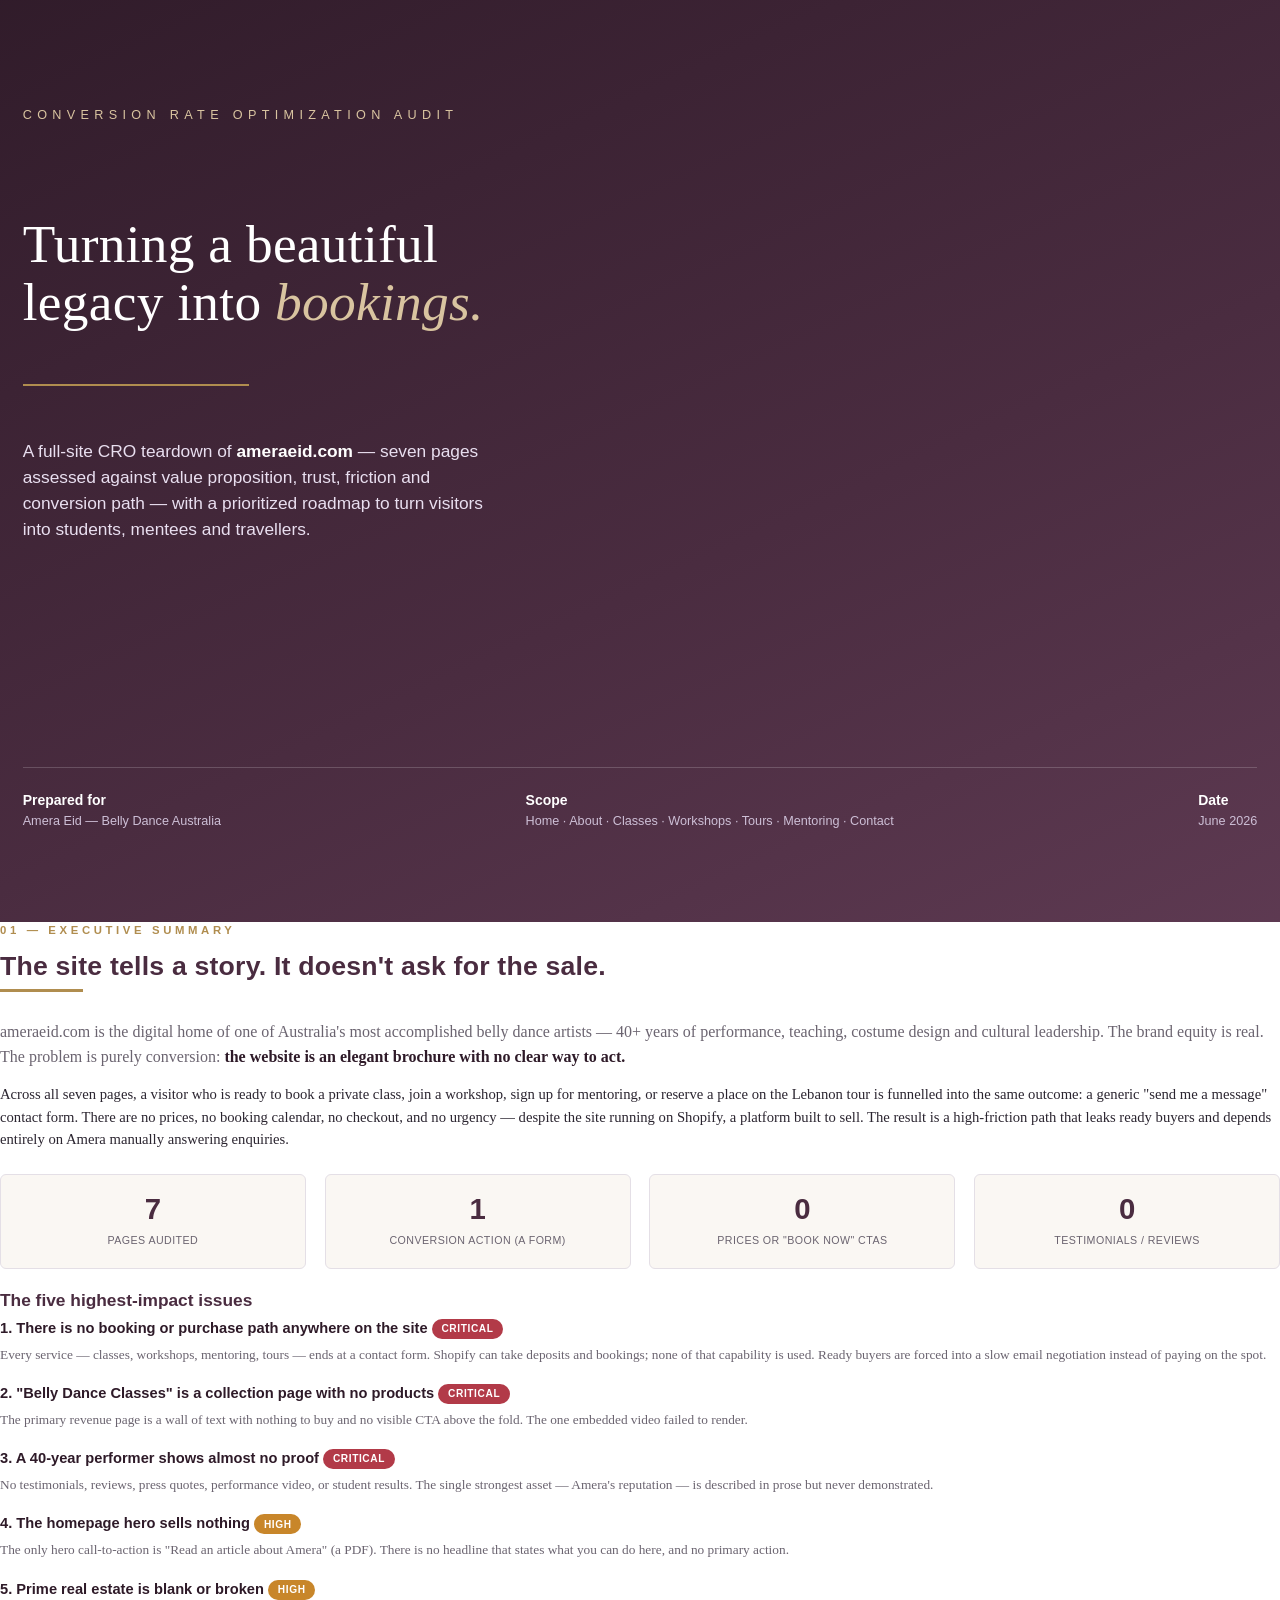
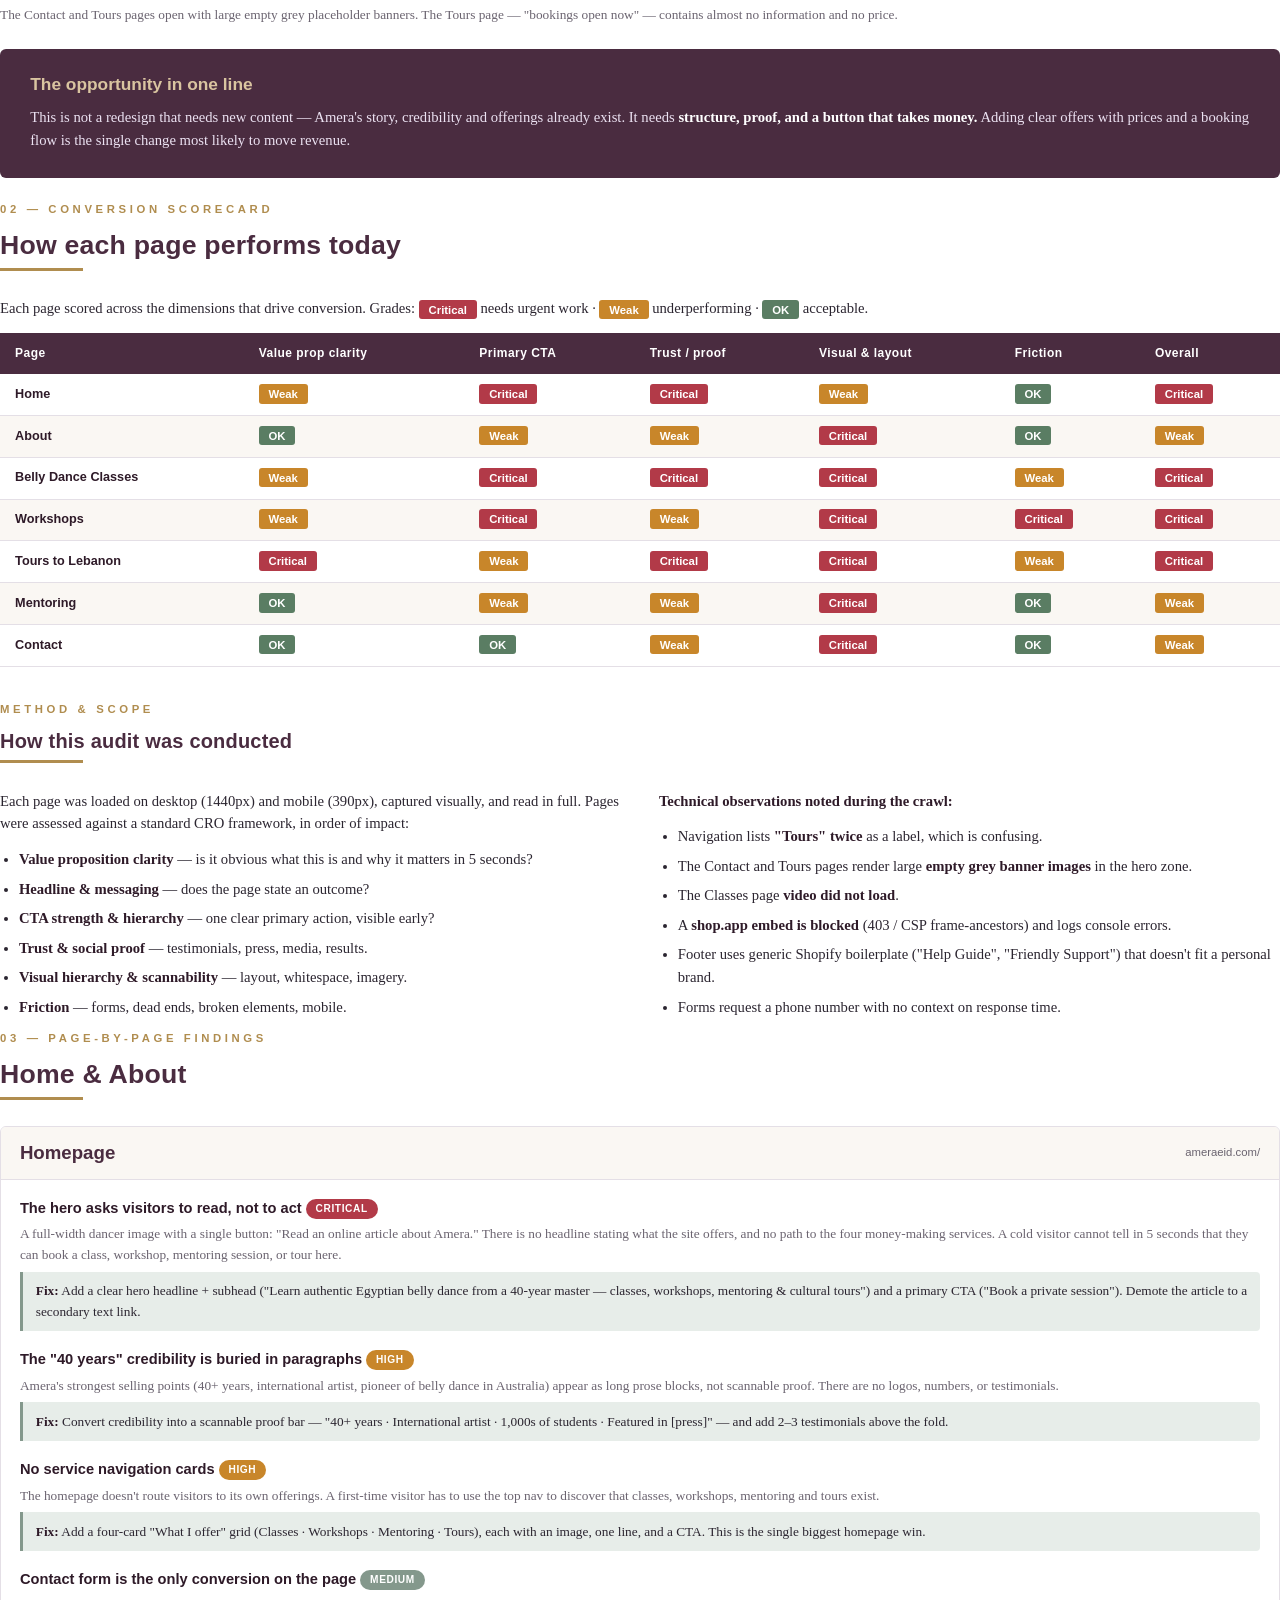
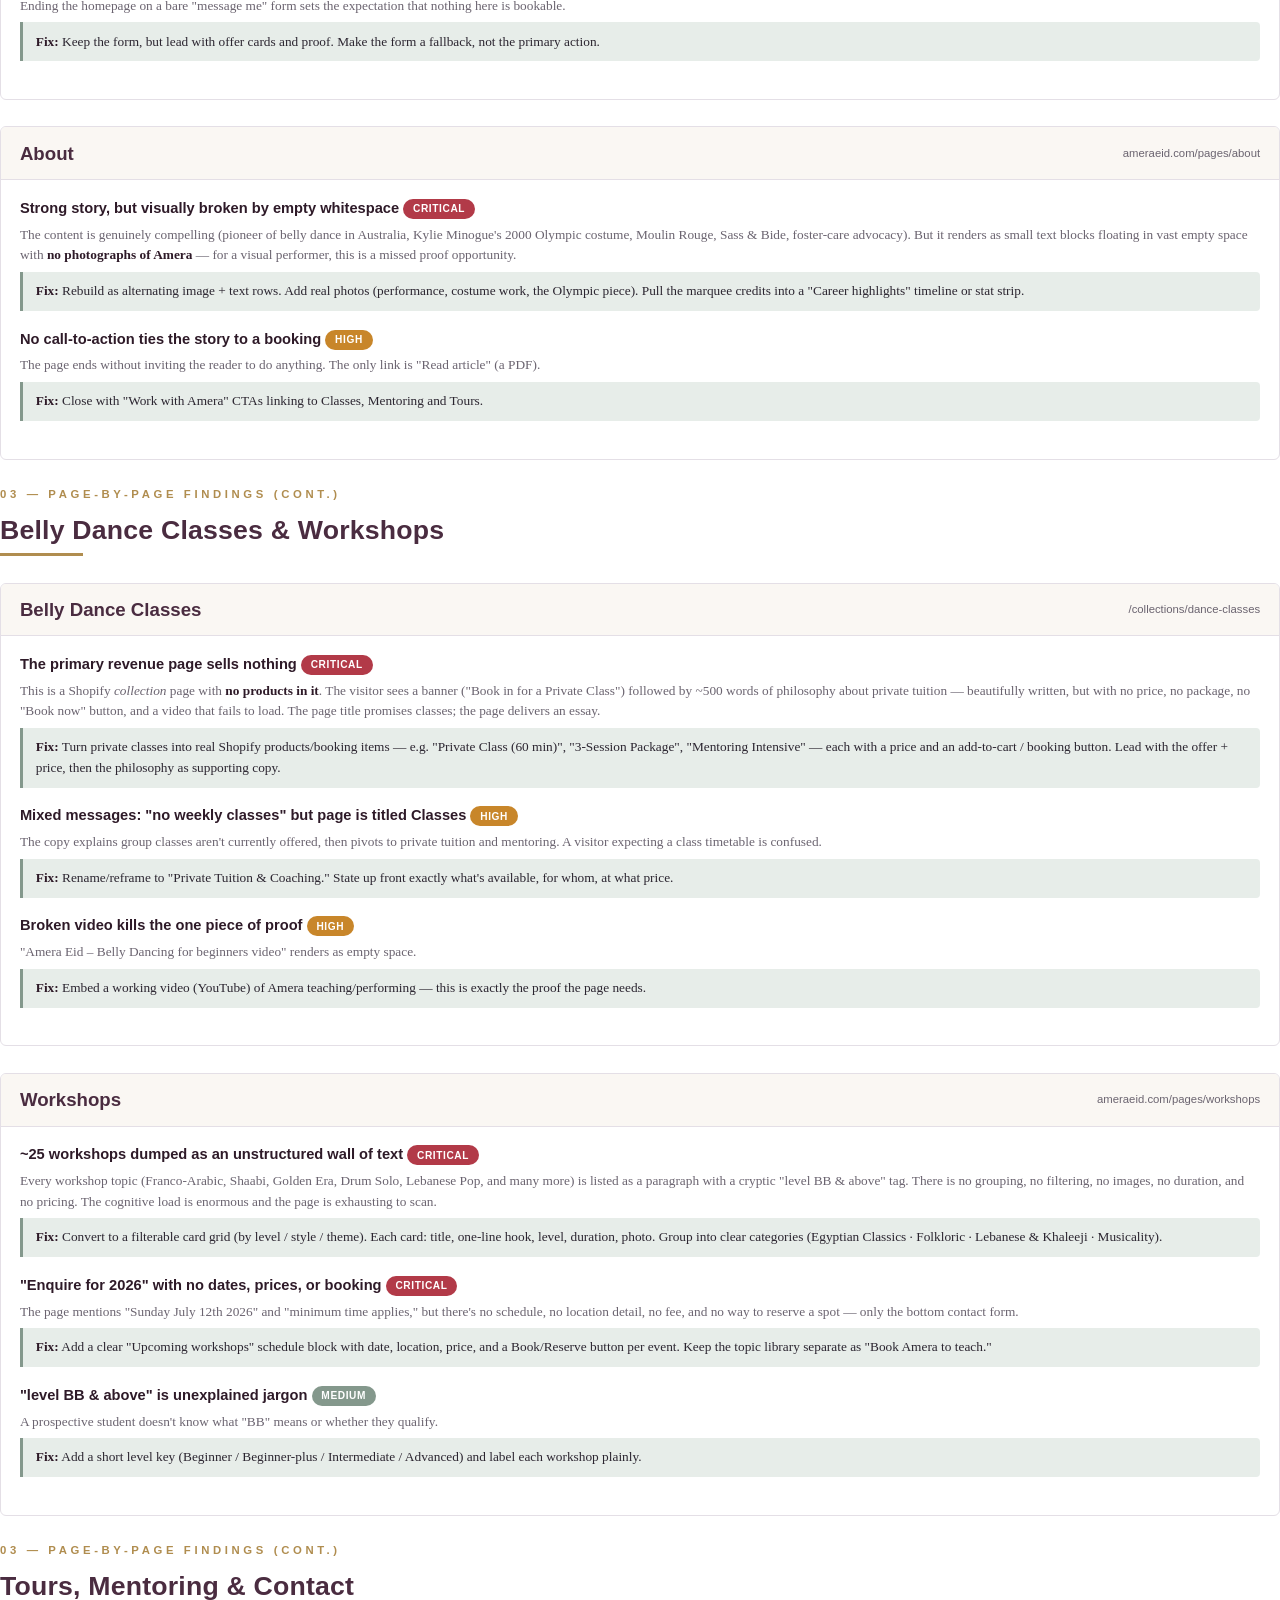
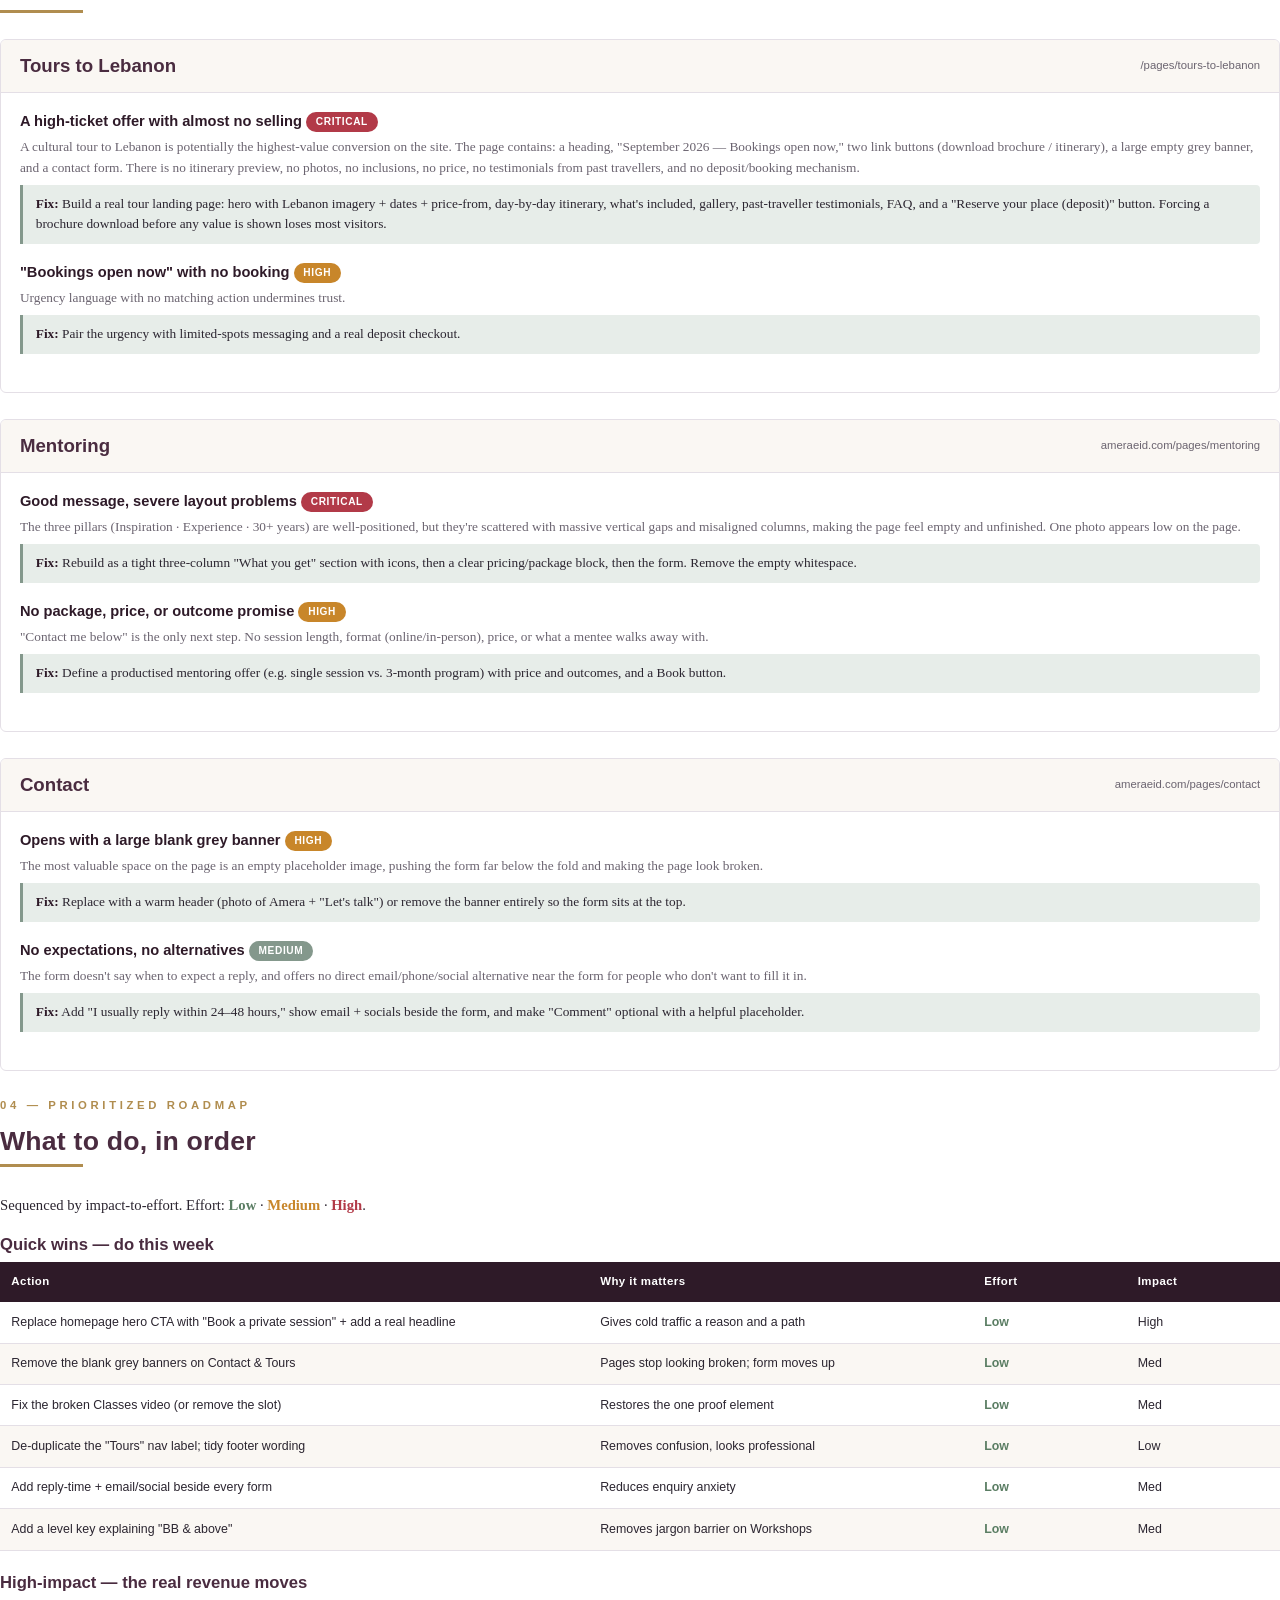
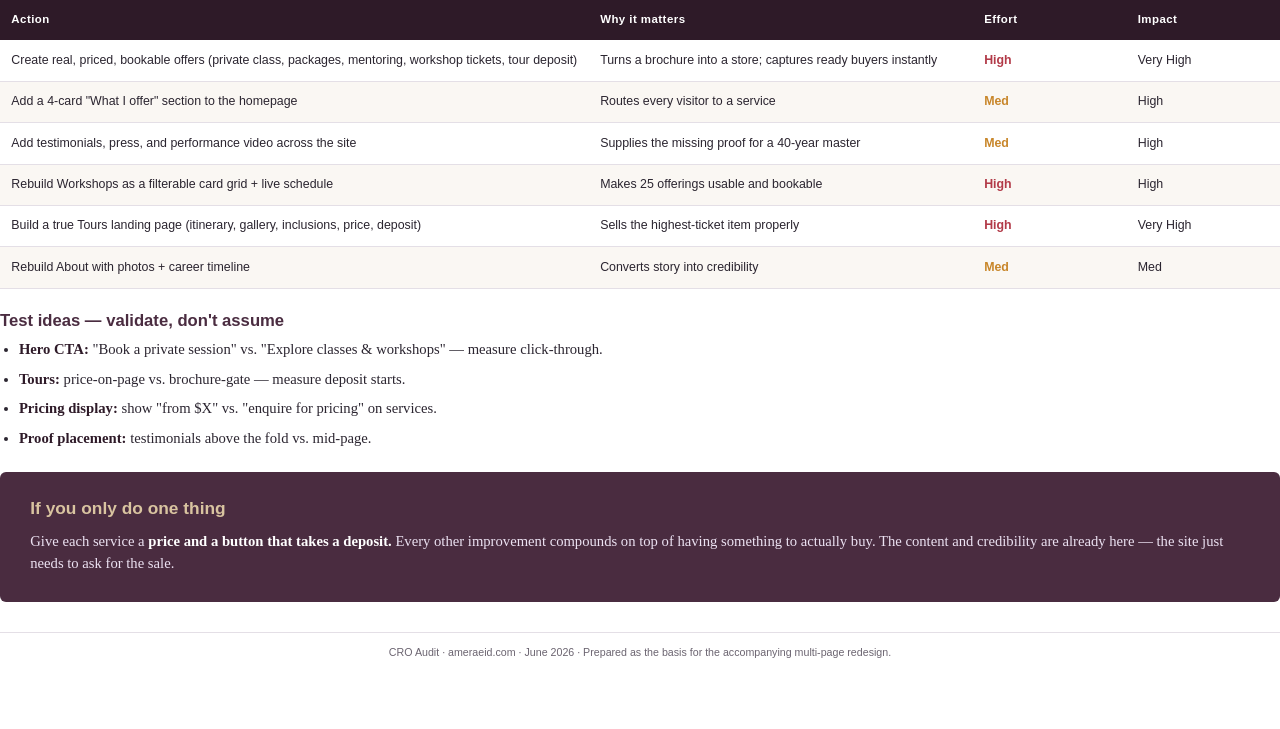
<file: audit/cro-report.html>
<!DOCTYPE html>
<html lang="en">
<head>
<meta charset="utf-8">
<title>CRO Audit — ameraeid.com</title>
<style>
  :root{
    --plum:#4a2c40;
    --plum-deep:#2e1a28;
    --gold:#b08d4f;
    --gold-soft:#d9c4a0;
    --sage:#84988c;
    --sage-soft:#e7ede9;
    --ink:#2b2530;
    --muted:#6b6470;
    --line:#e4dfe6;
    --bg:#ffffff;
    --cream:#faf7f3;
    --red:#b23a48;
    --amber:#c8862a;
    --green:#5a7d63;
  }
  *{box-sizing:border-box;}
  html,body{margin:0;padding:0;}
  body{
    font-family:"Georgia","Times New Roman",serif;
    color:var(--ink);
    font-size:11pt;
    line-height:1.55;
    background:var(--bg);
  }
  .sans{font-family:"Helvetica Neue",Arial,sans-serif;}
  h1,h2,h3,h4{font-family:"Helvetica Neue",Arial,sans-serif;line-height:1.15;}
  @page{
    size:A4;
    margin:18mm 16mm 16mm 16mm;
  }
  .page{page-break-after:always;}
  .page:last-child{page-break-after:auto;}
  .avoid-break{page-break-inside:avoid;}

  /* COVER */
  .cover{
    page-break-after:always;
    background:linear-gradient(155deg,var(--plum-deep),var(--plum) 60%,#5e3a52);
    color:#fff;
    min-height:262mm;
    margin:-18mm -16mm 0 -16mm;
    padding:46mm 22mm 24mm 22mm;
    position:relative;
  }
  .cover .eyebrow{
    font-family:"Helvetica Neue",Arial,sans-serif;
    letter-spacing:.42em;
    text-transform:uppercase;
    font-size:9.5pt;
    color:var(--gold-soft);
    margin-bottom:24mm;
  }
  .cover h1{
    font-family:"Georgia",serif;
    font-weight:normal;
    font-size:40pt;
    line-height:1.08;
    margin:0 0 8mm 0;
    letter-spacing:.3px;
  }
  .cover h1 em{color:var(--gold-soft);font-style:italic;}
  .cover .sub{
    font-family:"Helvetica Neue",Arial,sans-serif;
    font-size:13pt;
    color:#e9dff0;
    max-width:130mm;
    line-height:1.5;
  }
  .cover .rule{height:2px;width:60mm;background:var(--gold);margin:14mm 0;border:0;}
  .cover .meta{
    position:absolute;
    bottom:24mm;left:22mm;right:22mm;
    font-family:"Helvetica Neue",Arial,sans-serif;
    font-size:9.5pt;
    color:#cdbfd6;
    display:flex;justify-content:space-between;border-top:1px solid rgba(255,255,255,.18);padding-top:6mm;
  }
  .cover .meta strong{color:#fff;font-weight:600;display:block;font-size:10.5pt;}

  /* GENERIC */
  h2.section{
    font-size:20pt;color:var(--plum);font-weight:700;margin:0 0 2mm 0;letter-spacing:.2px;
  }
  .kicker{
    font-family:"Helvetica Neue",Arial,sans-serif;letter-spacing:.32em;text-transform:uppercase;
    font-size:8.5pt;color:var(--gold);font-weight:700;margin-bottom:3mm;
  }
  .section-rule{height:3px;width:22mm;background:var(--gold);border:0;margin:0 0 7mm 0;}
  p{margin:0 0 3.4mm 0;}
  .lead{font-size:12pt;color:var(--muted);line-height:1.6;}
  strong{color:var(--plum-deep);}
  a{color:var(--plum);}

  .grid2{display:flex;gap:10mm;}
  .grid2 > div{flex:1;}

  .scorecard{width:100%;border-collapse:collapse;font-family:"Helvetica Neue",Arial,sans-serif;font-size:9.5pt;margin-top:3mm;}
  .scorecard th{
    background:var(--plum);color:#fff;text-align:left;padding:3mm 4mm;font-weight:600;font-size:9pt;letter-spacing:.04em;
  }
  .scorecard td{padding:2.8mm 4mm;border-bottom:1px solid var(--line);vertical-align:top;}
  .scorecard tr:nth-child(even) td{background:var(--cream);}
  .grade{font-weight:700;font-family:"Helvetica Neue",Arial,sans-serif;border-radius:3px;padding:1mm 2.6mm;font-size:8.5pt;color:#fff;white-space:nowrap;}
  .g-crit{background:var(--red);}
  .g-poor{background:var(--amber);}
  .g-ok{background:var(--green);}

  .pill{display:inline-block;font-family:"Helvetica Neue",Arial,sans-serif;font-size:7.6pt;font-weight:700;letter-spacing:.06em;text-transform:uppercase;padding:1.1mm 2.6mm;border-radius:20px;color:#fff;vertical-align:middle;}
  .p-crit{background:var(--red);}
  .p-high{background:var(--amber);}
  .p-med{background:var(--sage);}

  .finding{margin:0 0 5mm 0;page-break-inside:avoid;}
  .finding h4{font-size:11pt;color:var(--plum-deep);margin:0 0 1.5mm 0;}
  .finding .why{color:var(--muted);font-size:10pt;margin:0 0 1.6mm 0;}
  .finding .fix{font-size:10pt;background:var(--sage-soft);border-left:3px solid var(--sage);padding:2.4mm 3.4mm;border-radius:0 4px 4px 0;}
  .finding .fix b{color:var(--plum-deep);}

  .pagecard{border:1px solid var(--line);border-radius:6px;overflow:hidden;margin-bottom:7mm;page-break-inside:avoid;}
  .pagecard .head{background:var(--cream);padding:4mm 5mm;border-bottom:1px solid var(--line);display:flex;justify-content:space-between;align-items:center;}
  .pagecard .head h3{font-size:14pt;color:var(--plum);margin:0;}
  .pagecard .head .url{font-family:"Helvetica Neue",Arial,sans-serif;font-size:8.5pt;color:var(--muted);}
  .pagecard .body{padding:5mm;}

  ul.clean{margin:0 0 3mm 0;padding-left:5mm;}
  ul.clean li{margin-bottom:1.8mm;}

  .roadmap{width:100%;border-collapse:collapse;font-family:"Helvetica Neue",Arial,sans-serif;font-size:9.3pt;}
  .roadmap th{background:var(--plum-deep);color:#fff;text-align:left;padding:3mm;font-size:8.6pt;letter-spacing:.04em;}
  .roadmap td{padding:2.8mm 3mm;border-bottom:1px solid var(--line);vertical-align:top;}
  .roadmap tr:nth-child(even) td{background:var(--cream);}
  .effort{font-weight:700;}
  .e-low{color:var(--green);}
  .e-med{color:var(--amber);}
  .e-high{color:var(--red);}

  .callout{background:var(--plum);color:#fff;border-radius:6px;padding:7mm 8mm;margin:6mm 0;}
  .callout h3{margin:0 0 3mm 0;font-size:13pt;color:var(--gold-soft);}
  .callout p{color:#ece2f2;margin:0;}
  .callout p + p{margin-top:2.5mm;}

  .statband{display:flex;gap:5mm;margin:6mm 0;}
  .stat{flex:1;background:var(--cream);border:1px solid var(--line);border-radius:6px;padding:5mm 4mm;text-align:center;}
  .stat .n{font-family:"Helvetica Neue",Arial,sans-serif;font-size:22pt;font-weight:800;color:var(--plum);line-height:1;}
  .stat .l{font-family:"Helvetica Neue",Arial,sans-serif;font-size:8pt;letter-spacing:.04em;text-transform:uppercase;color:var(--muted);margin-top:2.5mm;}

  .footer-note{font-family:"Helvetica Neue",Arial,sans-serif;font-size:8pt;color:var(--muted);text-align:center;border-top:1px solid var(--line);padding-top:3mm;margin-top:8mm;}
</style>
</head>
<body>

<!-- ============ COVER ============ -->
<section class="cover">
  <div class="eyebrow">Conversion Rate Optimization Audit</div>
  <h1>Turning a beautiful<br>legacy into <em>bookings.</em></h1>
  <hr class="rule">
  <div class="sub">A full-site CRO teardown of <strong style="color:#fff">ameraeid.com</strong> — seven pages assessed against value proposition, trust, friction and conversion path — with a prioritized roadmap to turn visitors into students, mentees and travellers.</div>
  <div class="meta">
    <div><strong>Prepared for</strong>Amera Eid — Belly Dance Australia</div>
    <div><strong>Scope</strong>Home · About · Classes · Workshops · Tours · Mentoring · Contact</div>
    <div><strong>Date</strong>June 2026</div>
  </div>
</section>

<!-- ============ EXEC SUMMARY ============ -->
<section class="page">
  <div class="kicker">01 — Executive Summary</div>
  <h2 class="section">The site tells a story. It doesn't ask for the sale.</h2>
  <hr class="section-rule">

  <p class="lead">ameraeid.com is the digital home of one of Australia's most accomplished belly dance artists — 40+ years of performance, teaching, costume design and cultural leadership. The brand equity is real. The problem is purely conversion: <strong>the website is an elegant brochure with no clear way to act.</strong></p>

  <p>Across all seven pages, a visitor who is ready to book a private class, join a workshop, sign up for mentoring, or reserve a place on the Lebanon tour is funnelled into the same outcome: a generic "send me a message" contact form. There are no prices, no booking calendar, no checkout, and no urgency — despite the site running on Shopify, a platform built to sell. The result is a high-friction path that leaks ready buyers and depends entirely on Amera manually answering enquiries.</p>

  <div class="statband">
    <div class="stat"><div class="n">7</div><div class="l">Pages audited</div></div>
    <div class="stat"><div class="n">1</div><div class="l">Conversion action (a form)</div></div>
    <div class="stat"><div class="n">0</div><div class="l">Prices or "Book now" CTAs</div></div>
    <div class="stat"><div class="n">0</div><div class="l">Testimonials / reviews</div></div>
  </div>

  <h3 class="sans" style="color:var(--plum);font-size:13pt;margin-bottom:2mm;">The five highest-impact issues</h3>
  <div class="finding">
    <h4>1. There is no booking or purchase path anywhere on the site <span class="pill p-crit">Critical</span></h4>
    <p class="why">Every service — classes, workshops, mentoring, tours — ends at a contact form. Shopify can take deposits and bookings; none of that capability is used. Ready buyers are forced into a slow email negotiation instead of paying on the spot.</p>
  </div>
  <div class="finding">
    <h4>2. "Belly Dance Classes" is a collection page with no products <span class="pill p-crit">Critical</span></h4>
    <p class="why">The primary revenue page is a wall of text with nothing to buy and no visible CTA above the fold. The one embedded video failed to render.</p>
  </div>
  <div class="finding">
    <h4>3. A 40-year performer shows almost no proof <span class="pill p-crit">Critical</span></h4>
    <p class="why">No testimonials, reviews, press quotes, performance video, or student results. The single strongest asset — Amera's reputation — is described in prose but never demonstrated.</p>
  </div>
  <div class="finding">
    <h4>4. The homepage hero sells nothing <span class="pill p-high">High</span></h4>
    <p class="why">The only hero call-to-action is "Read an article about Amera" (a PDF). There is no headline that states what you can do here, and no primary action.</p>
  </div>
  <div class="finding">
    <h4>5. Prime real estate is blank or broken <span class="pill p-high">High</span></h4>
    <p class="why">The Contact and Tours pages open with large empty grey placeholder banners. The Tours page — "bookings open now" — contains almost no information and no price.</p>
  </div>

  <div class="callout">
    <h3>The opportunity in one line</h3>
    <p>This is not a redesign that needs new content — Amera's story, credibility and offerings already exist. It needs <strong style="color:#fff">structure, proof, and a button that takes money.</strong> Adding clear offers with prices and a booking flow is the single change most likely to move revenue.</p>
  </div>
</section>

<!-- ============ SCORECARD + METHOD ============ -->
<section class="page">
  <div class="kicker">02 — Conversion Scorecard</div>
  <h2 class="section">How each page performs today</h2>
  <hr class="section-rule">
  <p>Each page scored across the dimensions that drive conversion. Grades: <span class="grade g-crit">Critical</span> needs urgent work · <span class="grade g-poor">Weak</span> underperforming · <span class="grade g-ok">OK</span> acceptable.</p>

  <table class="scorecard avoid-break">
    <thead>
      <tr><th>Page</th><th>Value prop clarity</th><th>Primary CTA</th><th>Trust / proof</th><th>Visual &amp; layout</th><th>Friction</th><th>Overall</th></tr>
    </thead>
    <tbody>
      <tr><td><strong>Home</strong></td><td><span class="grade g-poor">Weak</span></td><td><span class="grade g-crit">Critical</span></td><td><span class="grade g-crit">Critical</span></td><td><span class="grade g-poor">Weak</span></td><td><span class="grade g-ok">OK</span></td><td><span class="grade g-crit">Critical</span></td></tr>
      <tr><td><strong>About</strong></td><td><span class="grade g-ok">OK</span></td><td><span class="grade g-poor">Weak</span></td><td><span class="grade g-poor">Weak</span></td><td><span class="grade g-crit">Critical</span></td><td><span class="grade g-ok">OK</span></td><td><span class="grade g-poor">Weak</span></td></tr>
      <tr><td><strong>Belly Dance Classes</strong></td><td><span class="grade g-poor">Weak</span></td><td><span class="grade g-crit">Critical</span></td><td><span class="grade g-crit">Critical</span></td><td><span class="grade g-crit">Critical</span></td><td><span class="grade g-poor">Weak</span></td><td><span class="grade g-crit">Critical</span></td></tr>
      <tr><td><strong>Workshops</strong></td><td><span class="grade g-poor">Weak</span></td><td><span class="grade g-crit">Critical</span></td><td><span class="grade g-poor">Weak</span></td><td><span class="grade g-crit">Critical</span></td><td><span class="grade g-crit">Critical</span></td><td><span class="grade g-crit">Critical</span></td></tr>
      <tr><td><strong>Tours to Lebanon</strong></td><td><span class="grade g-crit">Critical</span></td><td><span class="grade g-poor">Weak</span></td><td><span class="grade g-crit">Critical</span></td><td><span class="grade g-crit">Critical</span></td><td><span class="grade g-poor">Weak</span></td><td><span class="grade g-crit">Critical</span></td></tr>
      <tr><td><strong>Mentoring</strong></td><td><span class="grade g-ok">OK</span></td><td><span class="grade g-poor">Weak</span></td><td><span class="grade g-poor">Weak</span></td><td><span class="grade g-crit">Critical</span></td><td><span class="grade g-ok">OK</span></td><td><span class="grade g-poor">Weak</span></td></tr>
      <tr><td><strong>Contact</strong></td><td><span class="grade g-ok">OK</span></td><td><span class="grade g-ok">OK</span></td><td><span class="grade g-poor">Weak</span></td><td><span class="grade g-crit">Critical</span></td><td><span class="grade g-ok">OK</span></td><td><span class="grade g-poor">Weak</span></td></tr>
    </tbody>
  </table>

  <div style="margin-top:9mm;"></div>
  <div class="kicker">Method &amp; Scope</div>
  <h2 class="section" style="font-size:15pt;">How this audit was conducted</h2>
  <hr class="section-rule">
  <div class="grid2">
    <div>
      <p>Each page was loaded on desktop (1440px) and mobile (390px), captured visually, and read in full. Pages were assessed against a standard CRO framework, in order of impact:</p>
      <ul class="clean">
        <li><strong>Value proposition clarity</strong> — is it obvious what this is and why it matters in 5 seconds?</li>
        <li><strong>Headline &amp; messaging</strong> — does the page state an outcome?</li>
        <li><strong>CTA strength &amp; hierarchy</strong> — one clear primary action, visible early?</li>
        <li><strong>Trust &amp; social proof</strong> — testimonials, press, media, results.</li>
        <li><strong>Visual hierarchy &amp; scannability</strong> — layout, whitespace, imagery.</li>
        <li><strong>Friction</strong> — forms, dead ends, broken elements, mobile.</li>
      </ul>
    </div>
    <div>
      <p><strong>Technical observations noted during the crawl:</strong></p>
      <ul class="clean">
        <li>Navigation lists <strong>"Tours" twice</strong> as a label, which is confusing.</li>
        <li>The Contact and Tours pages render large <strong>empty grey banner images</strong> in the hero zone.</li>
        <li>The Classes page <strong>video did not load</strong>.</li>
        <li>A <strong>shop.app embed is blocked</strong> (403 / CSP frame-ancestors) and logs console errors.</li>
        <li>Footer uses generic Shopify boilerplate ("Help Guide", "Friendly Support") that doesn't fit a personal brand.</li>
        <li>Forms request a phone number with no context on response time.</li>
      </ul>
    </div>
  </div>
</section>

<!-- ============ PAGE BY PAGE 1 ============ -->
<section class="page">
  <div class="kicker">03 — Page-by-Page Findings</div>
  <h2 class="section">Home &amp; About</h2>
  <hr class="section-rule">

  <div class="pagecard">
    <div class="head"><h3>Homepage</h3><span class="url">ameraeid.com/</span></div>
    <div class="body">
      <div class="finding">
        <h4>The hero asks visitors to read, not to act <span class="pill p-crit">Critical</span></h4>
        <p class="why">A full-width dancer image with a single button: "Read an online article about Amera." There is no headline stating what the site offers, and no path to the four money-making services. A cold visitor cannot tell in 5 seconds that they can book a class, workshop, mentoring session, or tour here.</p>
        <div class="fix"><b>Fix:</b> Add a clear hero headline + subhead ("Learn authentic Egyptian belly dance from a 40-year master — classes, workshops, mentoring &amp; cultural tours") and a primary CTA ("Book a private session"). Demote the article to a secondary text link.</div>
      </div>
      <div class="finding">
        <h4>The "40 years" credibility is buried in paragraphs <span class="pill p-high">High</span></h4>
        <p class="why">Amera's strongest selling points (40+ years, international artist, pioneer of belly dance in Australia) appear as long prose blocks, not scannable proof. There are no logos, numbers, or testimonials.</p>
        <div class="fix"><b>Fix:</b> Convert credibility into a scannable proof bar — "40+ years · International artist · 1,000s of students · Featured in [press]" — and add 2–3 testimonials above the fold.</div>
      </div>
      <div class="finding">
        <h4>No service navigation cards <span class="pill p-high">High</span></h4>
        <p class="why">The homepage doesn't route visitors to its own offerings. A first-time visitor has to use the top nav to discover that classes, workshops, mentoring and tours exist.</p>
        <div class="fix"><b>Fix:</b> Add a four-card "What I offer" grid (Classes · Workshops · Mentoring · Tours), each with an image, one line, and a CTA. This is the single biggest homepage win.</div>
      </div>
      <div class="finding">
        <h4>Contact form is the only conversion on the page <span class="pill p-med">Medium</span></h4>
        <p class="why">Ending the homepage on a bare "message me" form sets the expectation that nothing here is bookable.</p>
        <div class="fix"><b>Fix:</b> Keep the form, but lead with offer cards and proof. Make the form a fallback, not the primary action.</div>
      </div>
    </div>
  </div>

  <div class="pagecard">
    <div class="head"><h3>About</h3><span class="url">ameraeid.com/pages/about</span></div>
    <div class="body">
      <div class="finding">
        <h4>Strong story, but visually broken by empty whitespace <span class="pill p-crit">Critical</span></h4>
        <p class="why">The content is genuinely compelling (pioneer of belly dance in Australia, Kylie Minogue's 2000 Olympic costume, Moulin Rouge, Sass &amp; Bide, foster-care advocacy). But it renders as small text blocks floating in vast empty space with <strong>no photographs of Amera</strong> — for a visual performer, this is a missed proof opportunity.</p>
        <div class="fix"><b>Fix:</b> Rebuild as alternating image + text rows. Add real photos (performance, costume work, the Olympic piece). Pull the marquee credits into a "Career highlights" timeline or stat strip.</div>
      </div>
      <div class="finding">
        <h4>No call-to-action ties the story to a booking <span class="pill p-high">High</span></h4>
        <p class="why">The page ends without inviting the reader to do anything. The only link is "Read article" (a PDF).</p>
        <div class="fix"><b>Fix:</b> Close with "Work with Amera" CTAs linking to Classes, Mentoring and Tours.</div>
      </div>
    </div>
  </div>
</section>

<!-- ============ PAGE BY PAGE 2 ============ -->
<section class="page">
  <div class="kicker">03 — Page-by-Page Findings (cont.)</div>
  <h2 class="section">Belly Dance Classes &amp; Workshops</h2>
  <hr class="section-rule">

  <div class="pagecard">
    <div class="head"><h3>Belly Dance Classes</h3><span class="url">/collections/dance-classes</span></div>
    <div class="body">
      <div class="finding">
        <h4>The primary revenue page sells nothing <span class="pill p-crit">Critical</span></h4>
        <p class="why">This is a Shopify <em>collection</em> page with <strong>no products in it</strong>. The visitor sees a banner ("Book in for a Private Class") followed by ~500 words of philosophy about private tuition — beautifully written, but with no price, no package, no "Book now" button, and a video that fails to load. The page title promises classes; the page delivers an essay.</p>
        <div class="fix"><b>Fix:</b> Turn private classes into real Shopify products/booking items — e.g. "Private Class (60 min)", "3-Session Package", "Mentoring Intensive" — each with a price and an add-to-cart / booking button. Lead with the offer + price, then the philosophy as supporting copy.</div>
      </div>
      <div class="finding">
        <h4>Mixed messages: "no weekly classes" but page is titled Classes <span class="pill p-high">High</span></h4>
        <p class="why">The copy explains group classes aren't currently offered, then pivots to private tuition and mentoring. A visitor expecting a class timetable is confused.</p>
        <div class="fix"><b>Fix:</b> Rename/reframe to "Private Tuition &amp; Coaching." State up front exactly what's available, for whom, at what price.</div>
      </div>
      <div class="finding">
        <h4>Broken video kills the one piece of proof <span class="pill p-high">High</span></h4>
        <p class="why">"Amera Eid – Belly Dancing for beginners video" renders as empty space.</p>
        <div class="fix"><b>Fix:</b> Embed a working video (YouTube) of Amera teaching/performing — this is exactly the proof the page needs.</div>
      </div>
    </div>
  </div>

  <div class="pagecard">
    <div class="head"><h3>Workshops</h3><span class="url">ameraeid.com/pages/workshops</span></div>
    <div class="body">
      <div class="finding">
        <h4>~25 workshops dumped as an unstructured wall of text <span class="pill p-crit">Critical</span></h4>
        <p class="why">Every workshop topic (Franco-Arabic, Shaabi, Golden Era, Drum Solo, Lebanese Pop, and many more) is listed as a paragraph with a cryptic "level BB &amp; above" tag. There is no grouping, no filtering, no images, no duration, and no pricing. The cognitive load is enormous and the page is exhausting to scan.</p>
        <div class="fix"><b>Fix:</b> Convert to a filterable card grid (by level / style / theme). Each card: title, one-line hook, level, duration, photo. Group into clear categories (Egyptian Classics · Folkloric · Lebanese &amp; Khaleeji · Musicality).</div>
      </div>
      <div class="finding">
        <h4>"Enquire for 2026" with no dates, prices, or booking <span class="pill p-crit">Critical</span></h4>
        <p class="why">The page mentions "Sunday July 12th 2026" and "minimum time applies," but there's no schedule, no location detail, no fee, and no way to reserve a spot — only the bottom contact form.</p>
        <div class="fix"><b>Fix:</b> Add a clear "Upcoming workshops" schedule block with date, location, price, and a Book/Reserve button per event. Keep the topic library separate as "Book Amera to teach."</div>
      </div>
      <div class="finding">
        <h4>"level BB &amp; above" is unexplained jargon <span class="pill p-med">Medium</span></h4>
        <p class="why">A prospective student doesn't know what "BB" means or whether they qualify.</p>
        <div class="fix"><b>Fix:</b> Add a short level key (Beginner / Beginner-plus / Intermediate / Advanced) and label each workshop plainly.</div>
      </div>
    </div>
  </div>
</section>

<!-- ============ PAGE BY PAGE 3 ============ -->
<section class="page">
  <div class="kicker">03 — Page-by-Page Findings (cont.)</div>
  <h2 class="section">Tours, Mentoring &amp; Contact</h2>
  <hr class="section-rule">

  <div class="pagecard">
    <div class="head"><h3>Tours to Lebanon</h3><span class="url">/pages/tours-to-lebanon</span></div>
    <div class="body">
      <div class="finding">
        <h4>A high-ticket offer with almost no selling <span class="pill p-crit">Critical</span></h4>
        <p class="why">A cultural tour to Lebanon is potentially the highest-value conversion on the site. The page contains: a heading, "September 2026 — Bookings open now," two link buttons (download brochure / itinerary), a large empty grey banner, and a contact form. There is no itinerary preview, no photos, no inclusions, no price, no testimonials from past travellers, and no deposit/booking mechanism.</p>
        <div class="fix"><b>Fix:</b> Build a real tour landing page: hero with Lebanon imagery + dates + price-from, day-by-day itinerary, what's included, gallery, past-traveller testimonials, FAQ, and a "Reserve your place (deposit)" button. Forcing a brochure download before any value is shown loses most visitors.</div>
      </div>
      <div class="finding">
        <h4>"Bookings open now" with no booking <span class="pill p-high">High</span></h4>
        <p class="why">Urgency language with no matching action undermines trust.</p>
        <div class="fix"><b>Fix:</b> Pair the urgency with limited-spots messaging and a real deposit checkout.</div>
      </div>
    </div>
  </div>

  <div class="pagecard">
    <div class="head"><h3>Mentoring</h3><span class="url">ameraeid.com/pages/mentoring</span></div>
    <div class="body">
      <div class="finding">
        <h4>Good message, severe layout problems <span class="pill p-crit">Critical</span></h4>
        <p class="why">The three pillars (Inspiration · Experience · 30+ years) are well-positioned, but they're scattered with massive vertical gaps and misaligned columns, making the page feel empty and unfinished. One photo appears low on the page.</p>
        <div class="fix"><b>Fix:</b> Rebuild as a tight three-column "What you get" section with icons, then a clear pricing/package block, then the form. Remove the empty whitespace.</div>
      </div>
      <div class="finding">
        <h4>No package, price, or outcome promise <span class="pill p-high">High</span></h4>
        <p class="why">"Contact me below" is the only next step. No session length, format (online/in-person), price, or what a mentee walks away with.</p>
        <div class="fix"><b>Fix:</b> Define a productised mentoring offer (e.g. single session vs. 3-month program) with price and outcomes, and a Book button.</div>
      </div>
    </div>
  </div>

  <div class="pagecard">
    <div class="head"><h3>Contact</h3><span class="url">ameraeid.com/pages/contact</span></div>
    <div class="body">
      <div class="finding">
        <h4>Opens with a large blank grey banner <span class="pill p-high">High</span></h4>
        <p class="why">The most valuable space on the page is an empty placeholder image, pushing the form far below the fold and making the page look broken.</p>
        <div class="fix"><b>Fix:</b> Replace with a warm header (photo of Amera + "Let's talk") or remove the banner entirely so the form sits at the top.</div>
      </div>
      <div class="finding">
        <h4>No expectations, no alternatives <span class="pill p-med">Medium</span></h4>
        <p class="why">The form doesn't say when to expect a reply, and offers no direct email/phone/social alternative near the form for people who don't want to fill it in.</p>
        <div class="fix"><b>Fix:</b> Add "I usually reply within 24–48 hours," show email + socials beside the form, and make "Comment" optional with a helpful placeholder.</div>
      </div>
    </div>
  </div>
</section>

<!-- ============ ROADMAP ============ -->
<section class="page">
  <div class="kicker">04 — Prioritized Roadmap</div>
  <h2 class="section">What to do, in order</h2>
  <hr class="section-rule">
  <p>Sequenced by impact-to-effort. Effort: <span class="effort e-low">Low</span> · <span class="effort e-med">Medium</span> · <span class="effort e-high">High</span>.</p>

  <h3 class="sans" style="color:var(--plum);font-size:12.5pt;margin:5mm 0 2mm;">Quick wins — do this week</h3>
  <table class="roadmap avoid-break">
    <thead><tr><th style="width:46%">Action</th><th style="width:30%">Why it matters</th><th style="width:12%">Effort</th><th style="width:12%">Impact</th></tr></thead>
    <tbody>
      <tr><td>Replace homepage hero CTA with "Book a private session" + add a real headline</td><td>Gives cold traffic a reason and a path</td><td><span class="effort e-low">Low</span></td><td>High</td></tr>
      <tr><td>Remove the blank grey banners on Contact &amp; Tours</td><td>Pages stop looking broken; form moves up</td><td><span class="effort e-low">Low</span></td><td>Med</td></tr>
      <tr><td>Fix the broken Classes video (or remove the slot)</td><td>Restores the one proof element</td><td><span class="effort e-low">Low</span></td><td>Med</td></tr>
      <tr><td>De-duplicate the "Tours" nav label; tidy footer wording</td><td>Removes confusion, looks professional</td><td><span class="effort e-low">Low</span></td><td>Low</td></tr>
      <tr><td>Add reply-time + email/social beside every form</td><td>Reduces enquiry anxiety</td><td><span class="effort e-low">Low</span></td><td>Med</td></tr>
      <tr><td>Add a level key explaining "BB &amp; above"</td><td>Removes jargon barrier on Workshops</td><td><span class="effort e-low">Low</span></td><td>Med</td></tr>
    </tbody>
  </table>

  <h3 class="sans" style="color:var(--plum);font-size:12.5pt;margin:6mm 0 2mm;">High-impact — the real revenue moves</h3>
  <table class="roadmap avoid-break">
    <thead><tr><th style="width:46%">Action</th><th style="width:30%">Why it matters</th><th style="width:12%">Effort</th><th style="width:12%">Impact</th></tr></thead>
    <tbody>
      <tr><td>Create real, priced, bookable offers (private class, packages, mentoring, workshop tickets, tour deposit)</td><td>Turns a brochure into a store; captures ready buyers instantly</td><td><span class="effort e-high">High</span></td><td>Very High</td></tr>
      <tr><td>Add a 4-card "What I offer" section to the homepage</td><td>Routes every visitor to a service</td><td><span class="effort e-med">Med</span></td><td>High</td></tr>
      <tr><td>Add testimonials, press, and performance video across the site</td><td>Supplies the missing proof for a 40-year master</td><td><span class="effort e-med">Med</span></td><td>High</td></tr>
      <tr><td>Rebuild Workshops as a filterable card grid + live schedule</td><td>Makes 25 offerings usable and bookable</td><td><span class="effort e-high">High</span></td><td>High</td></tr>
      <tr><td>Build a true Tours landing page (itinerary, gallery, inclusions, price, deposit)</td><td>Sells the highest-ticket item properly</td><td><span class="effort e-high">High</span></td><td>Very High</td></tr>
      <tr><td>Rebuild About with photos + career timeline</td><td>Converts story into credibility</td><td><span class="effort e-med">Med</span></td><td>Med</td></tr>
    </tbody>
  </table>

  <h3 class="sans" style="color:var(--plum);font-size:12.5pt;margin:6mm 0 2mm;">Test ideas — validate, don't assume</h3>
  <ul class="clean">
    <li><strong>Hero CTA:</strong> "Book a private session" vs. "Explore classes &amp; workshops" — measure click-through.</li>
    <li><strong>Tours:</strong> price-on-page vs. brochure-gate — measure deposit starts.</li>
    <li><strong>Pricing display:</strong> show "from $X" vs. "enquire for pricing" on services.</li>
    <li><strong>Proof placement:</strong> testimonials above the fold vs. mid-page.</li>
  </ul>

  <div class="callout">
    <h3>If you only do one thing</h3>
    <p>Give each service a <strong style="color:#fff">price and a button that takes a deposit.</strong> Every other improvement compounds on top of having something to actually buy. The content and credibility are already here — the site just needs to ask for the sale.</p>
  </div>

  <div class="footer-note">CRO Audit · ameraeid.com · June 2026 · Prepared as the basis for the accompanying multi-page redesign.</div>
</section>

</body>
</html>
</file>
